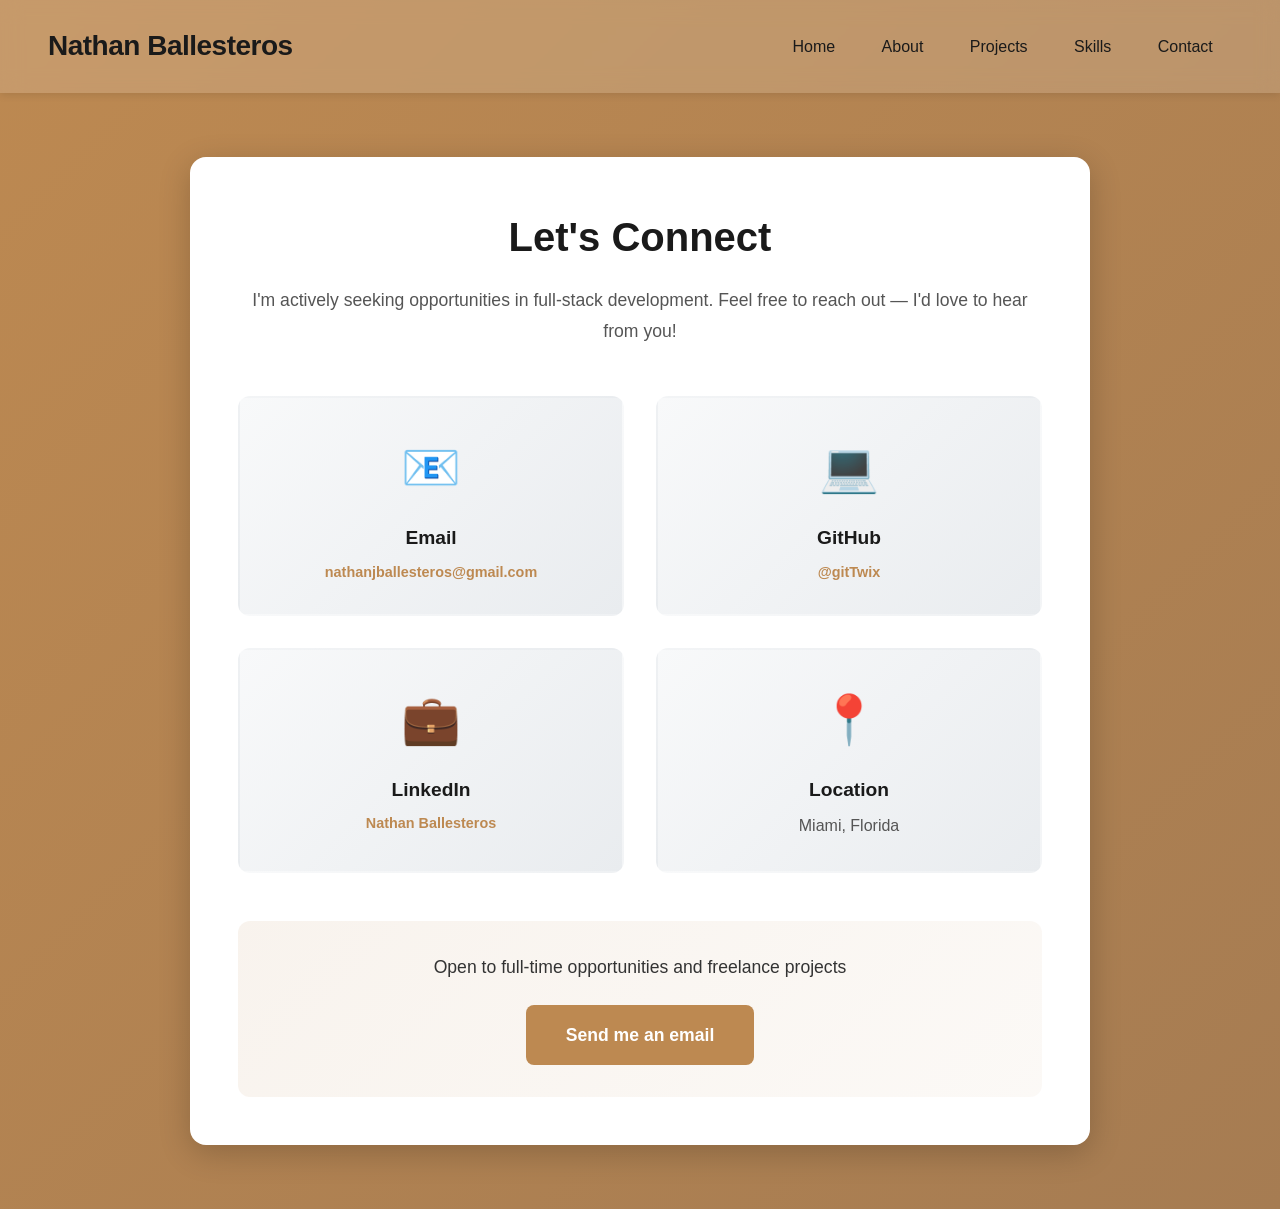
<file: contact.html>
<!DOCTYPE html>
<html lang="en">
<head>
    <meta charset="UTF-8">
    <meta name="viewport" content="width=device-width, initial-scale=1.0">
    <link rel="stylesheet" href="styles.css">
    <title>Contact | Nathan Ballesteros</title>
    <meta name="author" content="Nathan Ballesteros">
</head>
<body>
    
    <!-- Main Navigation -->
    <nav class="main-nav">
        <h1>Nathan Ballesteros</h1>
        <ul>
            <li><a href="./index.html">Home</a></li>
            <li><a href="./index.html#about">About</a></li>
            <li><a href="./index.html#projects">Projects</a></li>
            <li><a href="./index.html#skills">Skills</a></li>
            <li><a href="./contact.html">Contact</a></li>
        </ul>
    </nav>

    <!-- Contact Section -->
    <section class="contact-section">
        <h2>Let's Connect</h2>
        <p class="contact-intro">
            I'm actively seeking opportunities in full-stack development. 
            Feel free to reach out — I'd love to hear from you!
        </p>

        <div class="contact-grid">
            <!-- Email -->
            <div class="contact-card">
                <div class="contact-icon">📧</div>
                <h3>Email</h3>
                <a href="mailto:nathanjballesteros@gmail.com" class="contact-link">
                    nathanjballesteros@gmail.com
                </a>
            </div>

            <!-- GitHub -->
            <div class="contact-card">
                <div class="contact-icon">💻</div>
                <h3>GitHub</h3>
                <a href="https://github.com/gitTwix" target="_blank" rel="noopener noreferrer" class="contact-link">
                    @gitTwix
                </a>
            </div>

            <!-- LinkedIn -->
            <div class="contact-card">
                <div class="contact-icon">💼</div>
                <h3>LinkedIn</h3>
                <a href="https://www.linkedin.com/in/nathan-ballesteros-25821730a/" target="_blank" rel="noopener noreferrer" class="contact-link">
                    Nathan Ballesteros
                </a>
            </div>

            <!-- Location -->
            <div class="contact-card">
                <div class="contact-icon">📍</div>
                <h3>Location</h3>
                <p class="contact-detail">Miami, Florida</p>
            </div>
        </div>

        <div class="contact-cta">
            <p>Open to full-time opportunities and freelance projects</p>
            <a href="mailto:nathanjballesteros@gmail.com" class="cta-button">Send me an email</a>
        </div>
    </section>

</body>
</html>
</file>
<file: styles.css>
* {
    margin: 0;
    padding: 0;
    box-sizing: border-box;
}

body {
    background: linear-gradient(135deg, #bd8951 0%, #a67c52 100%);
    font-family: 'Segoe UI', Tahoma, Geneva, Verdana, sans-serif;
    font-size: 16px;
    line-height: 1.6;
    color: #333;
    min-height: 100vh;
}

/* Navigation */
.main-nav {
  display: flex;
  justify-content: space-between; 
  align-items: center;
  padding: 1.5rem 3rem;
  background-color: rgba(255, 255, 255, 0.15);
  backdrop-filter: blur(10px);
  box-shadow: 0 2px 8px rgba(0, 0, 0, 0.1);
  position: sticky;
  top: 0;
  z-index: 100;
}

.main-nav h1 {
    font-size: 1.75rem;
    color: #1a1a1a;
    font-weight: 700;
    letter-spacing: -0.5px;
}

.main-nav ul {
  display: flex;
  list-style: none;
  gap: 0.5rem; 
}

.main-nav a {
  text-decoration: none;
  color: #1a1a1a;
  padding: 0.6rem 1.2rem;
  transition: all 0.3s ease;
  border-radius: 6px;
  font-weight: 500;
  font-size: 1rem;
}

.main-nav a:hover {
  background-color: rgba(255, 255, 255, 0.3);
  transform: translateY(-2px);
  color: #007bff;
}

/* Shared section styles */
.about-me,
.projects,
.skills {
  max-width: 900px;
  margin: 4rem auto;
  padding: 3rem;
  background-color: #fff;
  border-radius: 16px;
  box-shadow: 0 8px 32px rgba(0, 0, 0, 0.2);
}

/* Section headings */
.about-me h2,
.projects h2,
.skills h2 {
  font-size: 2.5rem;
  color: #1a1a1a;
  margin-bottom: 1.5rem;
  position: relative;
  display: inline-block;
}

.about-me h2::after,
.projects h2::after,
.skills h2::after {
  content: '';
  position: absolute;
  bottom: -8px;
  left: 0;
  width: 60px;
  height: 4px;
  background: linear-gradient(90deg, #bd8951, #007bff);
  border-radius: 2px;
}

/* About section */
.about-me p {
  font-size: 1.1rem;
  line-height: 1.9;
  color: #444;
  text-align: left;
  margin-top: 2rem;
}

/* Projects section */
.projects-intro {
  font-size: 1.1rem;
  color: #444;
  line-height: 1.8;
  margin-top: 2rem;
}

.github-link-inline {
  color: #1a1a1a;
  text-decoration: none;
  font-weight: 600;
  padding: 0.2rem 0.5rem;
  background-color: rgba(189, 137, 81, 0.1);
  border-radius: 4px;
  transition: all 0.3s ease;
}

.github-link-inline:hover {
  background-color: rgba(189, 137, 81, 0.3);
  color: #bd8951;
}

/* Skills grid */
.skills-grid {
  display: grid;
  grid-template-columns: repeat(auto-fit, minmax(100px, 1fr));
  gap: 2rem;
  margin-top: 2.5rem;
}

.skill-item {
  display: flex;
  flex-direction: column;
  align-items: center;
  gap: 0.75rem;
  padding: 1.5rem;
  background: linear-gradient(135deg, #f8f9fa 0%, #e9ecef 100%);
  border-radius: 12px;
  transition: all 0.3s ease;
  border: 2px solid transparent;
}

.skill-item:hover {
  transform: translateY(-8px);
  border-color: #bd8951;
  box-shadow: 0 8px 20px rgba(189, 137, 81, 0.2);
}

.skill-item img {
  width: 60px;
  height: 60px;
  object-fit: contain;
}

.skill-item span {
  font-size: 0.95rem;
  font-weight: 600;
  color: #333;
  text-align: center;
}

/* Scroll to top button */
.scroll-top-btn {
  position: fixed;
  bottom: 2rem;
  right: 2rem;
  width: 50px;
  height: 50px;
  background-color: #bd8951;
  color: #fff;
  border: none;
  border-radius: 50%;
  font-size: 1.5rem;
  cursor: pointer;
  opacity: 0;
  visibility: hidden;
  transition: all 0.3s ease;
  z-index: 1000;
  box-shadow: 0 4px 12px rgba(0, 0, 0, 0.2);
}

.scroll-top-btn.visible {
  opacity: 1;
  visibility: visible;
}

.scroll-top-btn:hover {
  background-color: #a67c52;
  transform: translateY(-3px);
}

/* Contact Page */

.contact-section {
  max-width: 900px;
  margin: 4rem auto;
  padding: 3rem;
  background-color: #fff;
  border-radius: 16px;
  box-shadow: 0 8px 32px rgba(0, 0, 0, 0.2);
}

.contact-section h2 {
  font-size: 2.5rem;
  color: #1a1a1a;
  margin-bottom: 1rem;
  text-align: center;
}

.contact-intro {
  font-size: 1.1rem;
  color: #555;
  text-align: center;
  margin-bottom: 3rem;
  line-height: 1.8;
}

.contact-grid {
  display: grid;
  grid-template-columns: repeat(auto-fit, minmax(250px, 1fr));
  gap: 2rem;
  margin-bottom: 3rem;
}

.contact-card {
  background: linear-gradient(135deg, #f8f9fa 0%, #e9ecef 100%);
  padding: 2rem;
  border-radius: 12px;
  text-align: center;
  transition: all 0.3s ease;
  border: 2px solid transparent;
  min-width: 0;
  overflow: hidden;
}

.contact-card:hover {
  transform: translateY(-5px);
  border-color: #bd8951;
  box-shadow: 0 8px 20px rgba(189, 137, 81, 0.2);
}

.contact-icon {
  font-size: 3rem;
  margin-bottom: 1rem;
}

.contact-card h3 {
  font-size: 1.2rem;
  color: #1a1a1a;
  margin-bottom: 0.5rem;
}

.contact-link {
  color: #bd8951;
  text-decoration: none;
  font-weight: 600;
  transition: color 0.3s ease;
  display: block; 
  word-break: normal; 
  overflow-wrap: anywhere;
  hyphens: manual;
  max-width: 100%; 
  font-size: 0.9rem;
  padding: 0 0.5rem;
  line-height: 1.4;
}

.contact-link:hover {
  color: #a67c52;
  text-decoration: underline;
}

.contact-detail {
  color: #555;
  font-weight: 500;
}

.contact-cta {
  text-align: center;
  padding: 2rem;
  background: linear-gradient(135deg, rgba(189, 137, 81, 0.1) 0%, rgba(189, 137, 81, 0.05) 100%);
  border-radius: 12px;
  margin-top: 2rem;
}

.contact-cta p {
  font-size: 1.1rem;
  color: #333;
  margin-bottom: 1.5rem;
  font-weight: 500;
}

.cta-button {
  display: inline-block;
  padding: 1rem 2.5rem;
  background-color: #bd8951;
  color: #fff;
  text-decoration: none;
  border-radius: 8px;
  font-weight: 600;
  font-size: 1.1rem;
  transition: all 0.3s ease;
}

.cta-button:hover {
  background-color: #a67c52;
  transform: scale(1.05);
  box-shadow: 0 4px 12px rgba(189, 137, 81, 0.3);
}

/* Responsive design for contact */
@media (max-width: 768px) {
  .contact-section {
    margin: 2rem 1rem;
    padding: 2rem 1.5rem;
  }

  .contact-grid {
    grid-template-columns: 1fr;
    gap: 1.5rem;
  }
}

/* Responsive design for index */
@media (max-width: 768px) {
  .main-nav {
    flex-direction: column;
    gap: 1rem;
    padding: 1rem;
  }
  
  .main-nav h1 {
    font-size: 1.3rem;
  }
  
  .main-nav ul {
    flex-wrap: wrap;
    justify-content: center;
  }
  
  .about-me,
  .projects,
  .skills {
    margin: 2rem 1rem;
    padding: 2rem 1.5rem;
  }
  
  .about-me h2,
  .projects h2,
  .skills h2 {
    font-size: 2rem;
  }
  
  .about-me p,
  .projects-intro {
    font-size: 1rem;
  }

  .skills-grid {
    grid-template-columns: repeat(auto-fit, minmax(80px, 1fr));
    gap: 1.5rem;
  }

  .skill-item {
    padding: 1rem;
  }

  .skill-item img {
    width: 50px;
    height: 50px;
  }
}
</file>
